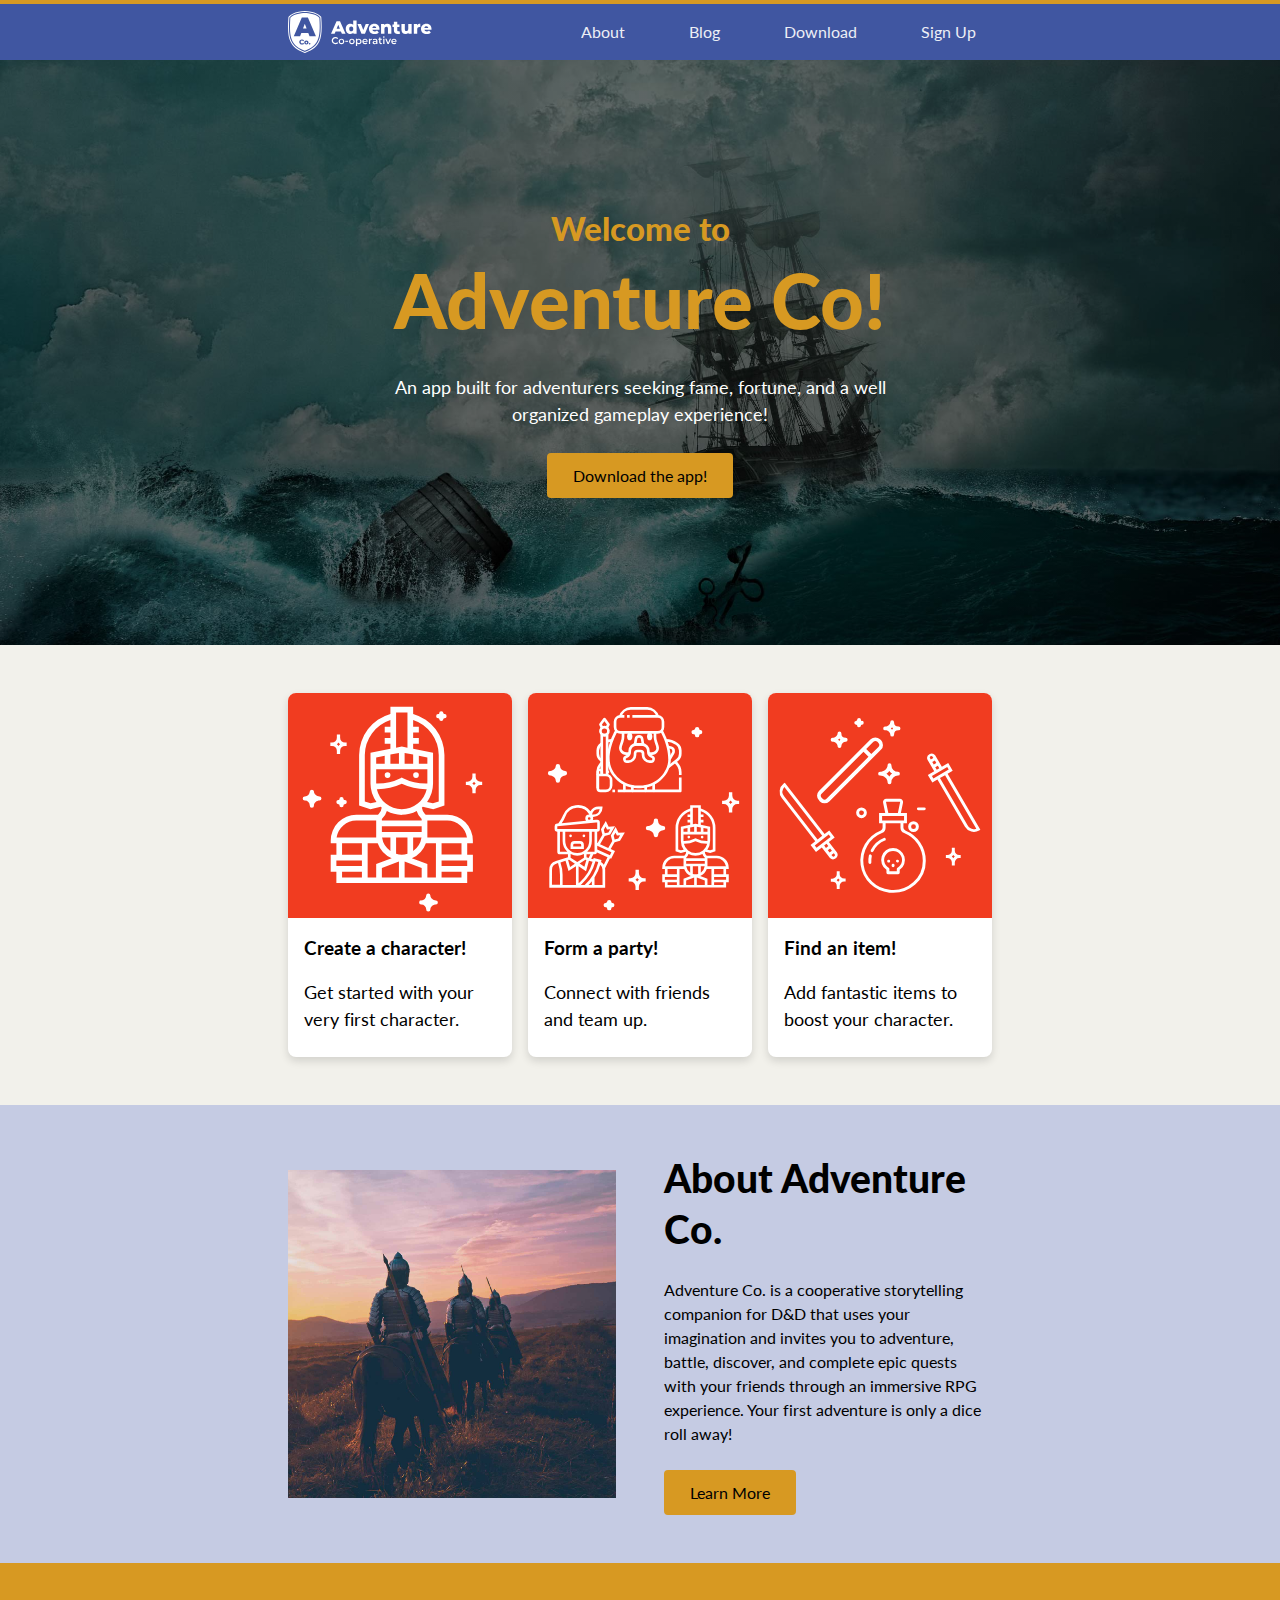
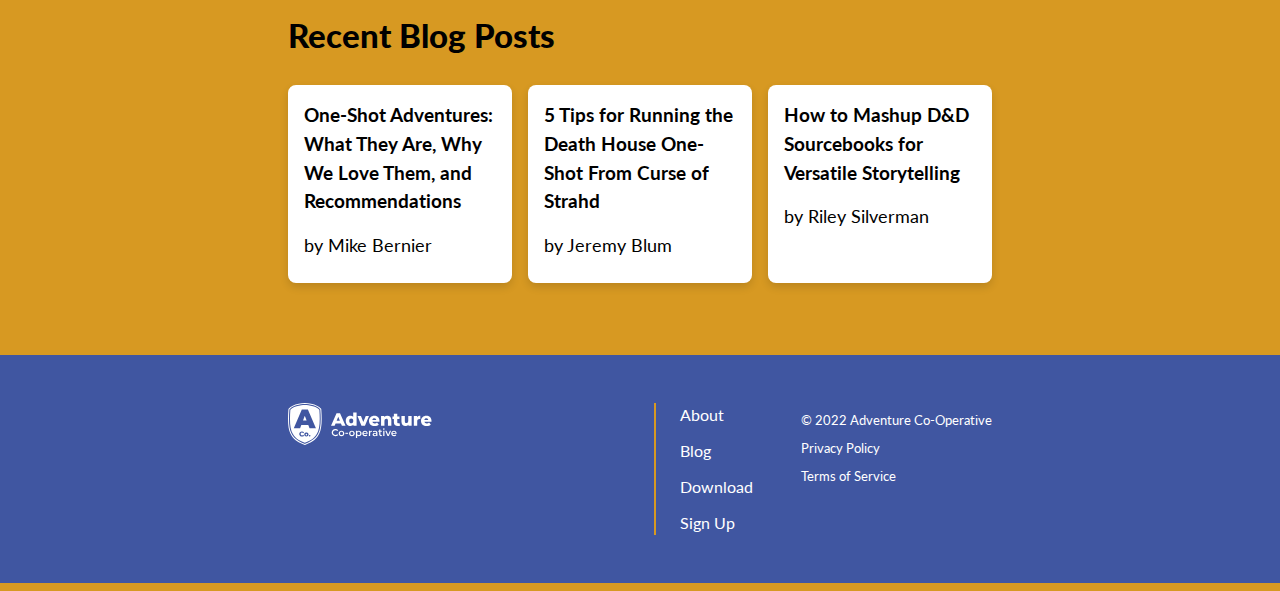
<file: index.html>
<!DOCTYPE html>
<html lang="en">
<head>
    <meta charset="UTF-8">
    <meta http-equiv="X-UA-Compatible" content="IE=edge">
    <meta name="viewport" content="width=device-width, initial-scale=1.0">
    <!-- prof comment
      title should describe the content of the page.
      For example: "Adventure Co-Op"
    -->
    <title> -Home Page Content- </title>
    <link rel="stylesheet" href="./css/main.css">
    <link rel="preconnect" href="https://fonts.googleapis.com">
    <link rel="preconnect" href="https://fonts.gstatic.com" crossorigin>
    <link href="https://fonts.googleapis.com/css2?family=Lato:ital,wght@0,300;0,400;0,700;0,900;1,300;1,400;1,700;1,900&display=swap" rel="stylesheet">
</head>
<body>
    <header class="header">
        <div class="container">
            <a href="./" class="logo">
              <img class="logo__img" src="./images/logo-ac.svg" alt="Adventure co logo">
              <!-- <h1 class="logo__text">Adventure co website</h1> -->
            </a>
          <nav id="nav" role="navigation">
                <ul class="nav__menu">
                  <li><a href="#">About</a></li>
                  <li><a href="#">Blog</a></li>
                  <li><a href="#">Download</a></li>
                  <li><a href="#">Sign Up</a></li>
                </ul>
          </nav>
              <a class="nav-toggle" href="#nav" aria-label="Click to open mobile nav">
                <span class="tog top"></span>
                <span class="tog middle"></span>
                <span class="tog bottom"></span>
              </a>
        </div>
        </header>
        <main>
            <section class="banner">
                <div class="container">
                    <div class="banner__content">
                        <!-- prof comment
                          "Welcome to Adventure Co!" should be a single heading, in this case an h1
                        -->
                        <h2 class="banner__title">Welcome to </h2>
                        <h1 class="banner__title">Adventure Co!</h1>
                        <p class="banner__text">An app built for adventurers seeking fame, fortune, and a well organized gameplay experience!</p>
                        <a href="#" class="btn">Download the app!</a>
                    </div>
                </div>
            </section>

            <section class="three-cards">
                <div class="container container--grid">
                        <ul class="grid card-group">
                            <li class="col xs-1 m-1-2 l-1-3">
                              <a class="card" href="#">
                                <img
                                  src="./images/card-character.svg"
                                  alt="A warrior"
                                />
                                <!-- prof comment
                                  should be h2 as there is no section heading
                                -->
                                <h3 class="card__title">Create a character!</h3>
                                <p>
                                  Get started with your very first character.
                                </p>
                              </a>
                            </li>
                            
                            <li class="col xs-1 m-1-2 l-1-3">
                              <a class="card" href="#">
                                <img
                                  src="./images/card-party.svg"
                                  alt="Three different warriors"
                                />
                                <!-- prof comment
                                  should be h2 as there is no section heading
                                -->
                                <h3 class="card__title">Form a party!</h3>
                                <p>Connect with friends and team up. 
                                </p>
                              </a>
                            </li>
                            
                            <li class="col xs-1 m-1-2 l-1-3">
                              <a class="card" href="#">
                                <img
                                  src="./images/card-items.svg"
                                  alt="An assortment of weapons and potions"
                                />
                                <!-- prof comment
                                  should be h2 as there is no section heading
                                -->
                                <h3 class="card__title">Find an item!</h3>
                                <p>
                                  Add fantastic items to boost your character. 
                                </p>
                              </a>
                            </li>
                        </ul>
                </div>
            </section>

            <section class="image-content">
                <div class="container">
                    <div class="image-content__image">
                        <img src="./images/about.jpg" alt="Three knights on horseback">
                    </div>
                    <div class="image-content__content">
                        <h2 class="image-content__title">About Adventure Co.</h2>
                        <p class="image-content__text">Adventure Co. is a cooperative storytelling companion for D&D that uses your imagination and invites you to adventure, battle, discover, and complete epic quests with your friends through an immersive RPG experience. Your first adventure is only a dice roll away!
                        </p>
                        <a href="#" class="btn">Learn More</a>
                    </div>
                </div>
            </section>

            <section class="recent-blog-posts">
                <div class="container container--grid">
                        <h2>Recent Blog Posts</h2>
                            <ul class="grid card-group">
                                <li class="col xs-1 m-1-2 l-1-3">
                                <a class="card" href="./blog-post.html">
                                    
                                    <h3 class="card__title">One-Shot Adventures: What They Are, Why We Love Them, and Recommendations</h3>
                                    <p>
                                    by Mike Bernier
                                    </p>
                                </a>
                                </li>
                                
                                <li class="col xs-1 m-1-2 l-1-3">
                                <a class="card" href="#">
                                    
                                    <h3 class="card__title">5 Tips for Running the Death House One-Shot From Curse of Strahd</h3>
                                    <p>by Jeremy Blum
                                    </p>
                                </a>
                                </li>
                                
                                <li class="col xs-1 m-1-2 l-1-3">
                                <a class="card" href="#">
                                    
                                    <h3 class="card__title">How to Mashup D&D Sourcebooks for Versatile Storytelling
                                    </h3>
                                    <p>
                                    by Riley Silverman 
                                    </p>
                                </a>
                                </li>
                            </ul>
                    </div>
                </section>
        </main>
           
        <footer class="footer">
                <div class="container">
                    <a href="#" class="logo">
                        <img class="logo__img" src="./images/logo-ac.svg" alt="Adventure co logo">
                        <!-- <span class="logo__text">MAD9013</span> -->
                    </a>
        
                    <nav>
                        <ul>
                            <li>
                                <a href="#">About</a>
                            </li>
                            <li>
                                <a href="#">Blog</a>
                            </li>
                            <li>
                                <a href="#">Download</a>
                            </li>
                            <li>
                                <a href="#">Sign Up</a>
                            </li>
                        </ul>
                    </nav>
        
                    <small class="small">
                        &copy; 2022 Adventure Co-Operative
                        <a href="#">Privacy Policy</a>
                        <a href="#">Terms of Service</a>
                    </small>
                    
                </div>
        </footer>
        <div class="click-to-close"></div>
        <script src="./js/main.js"></script>
        
        
    </body>
    </html>
</file>
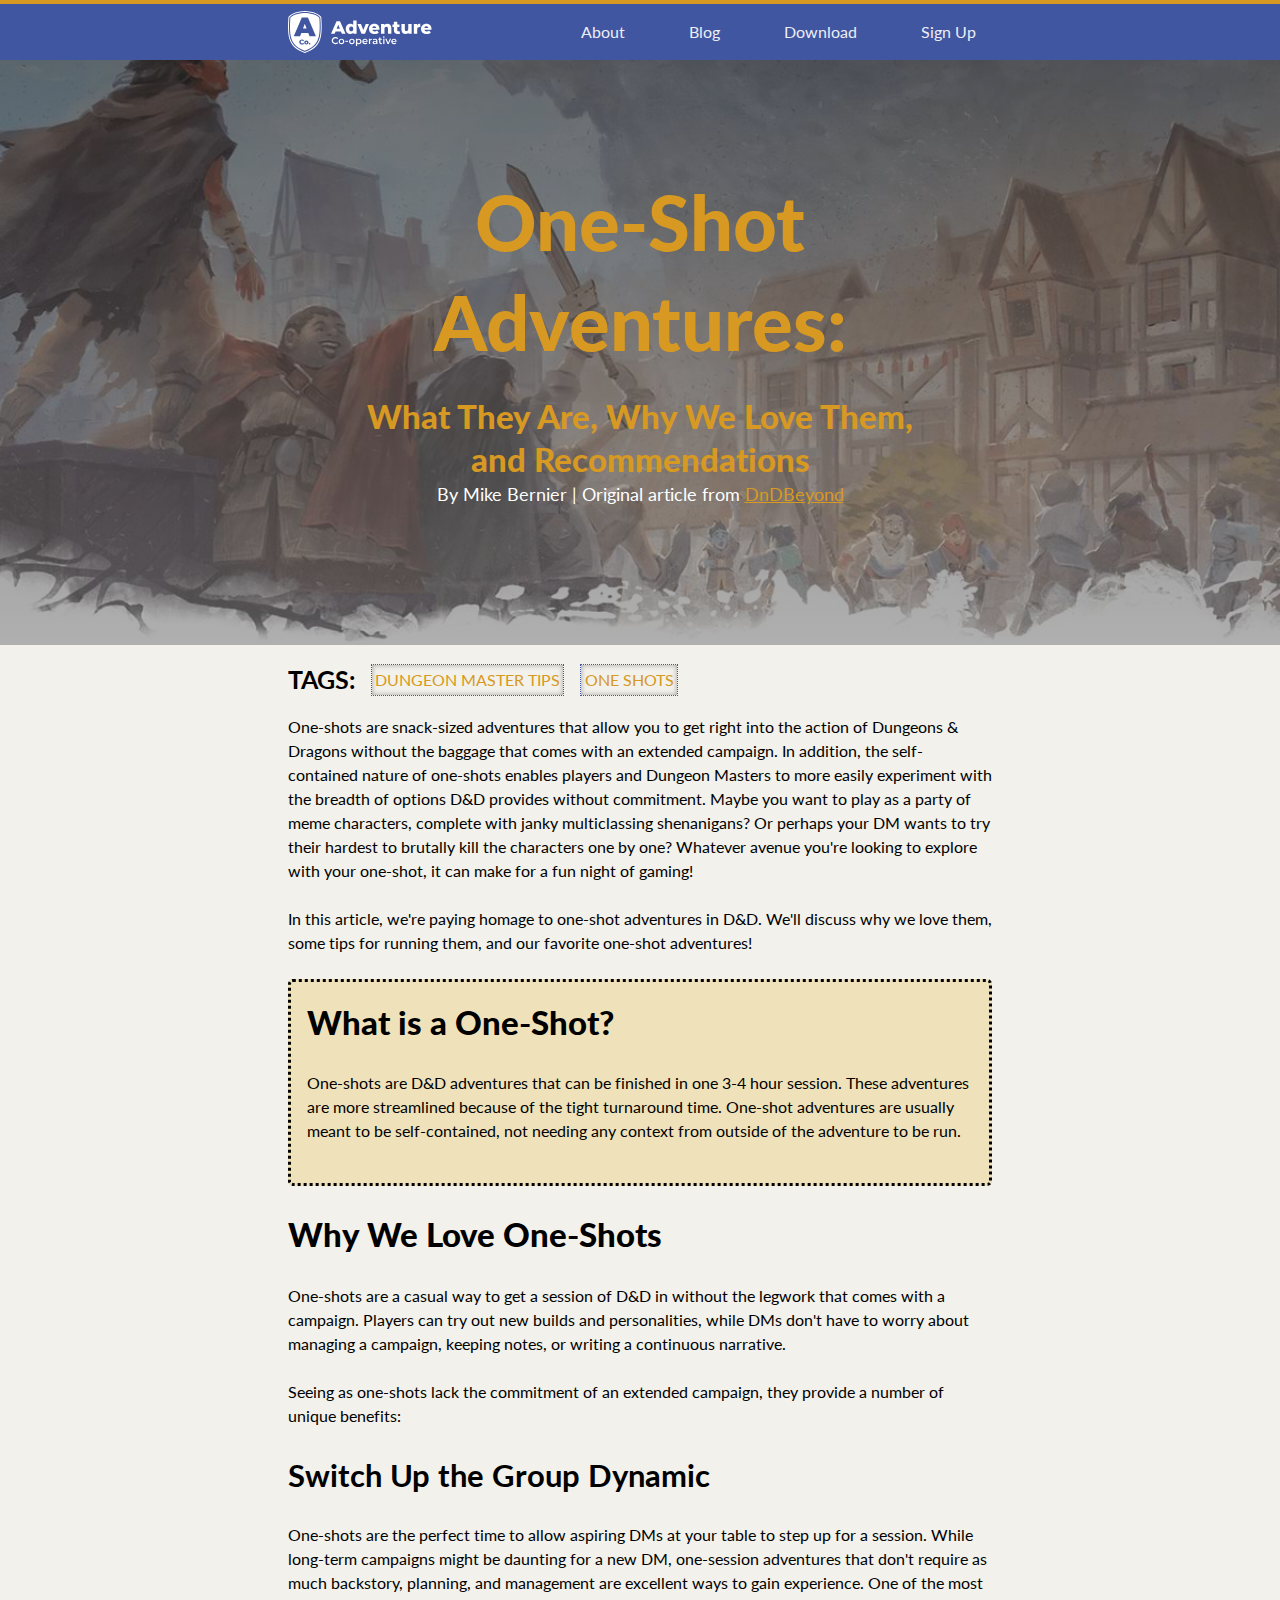
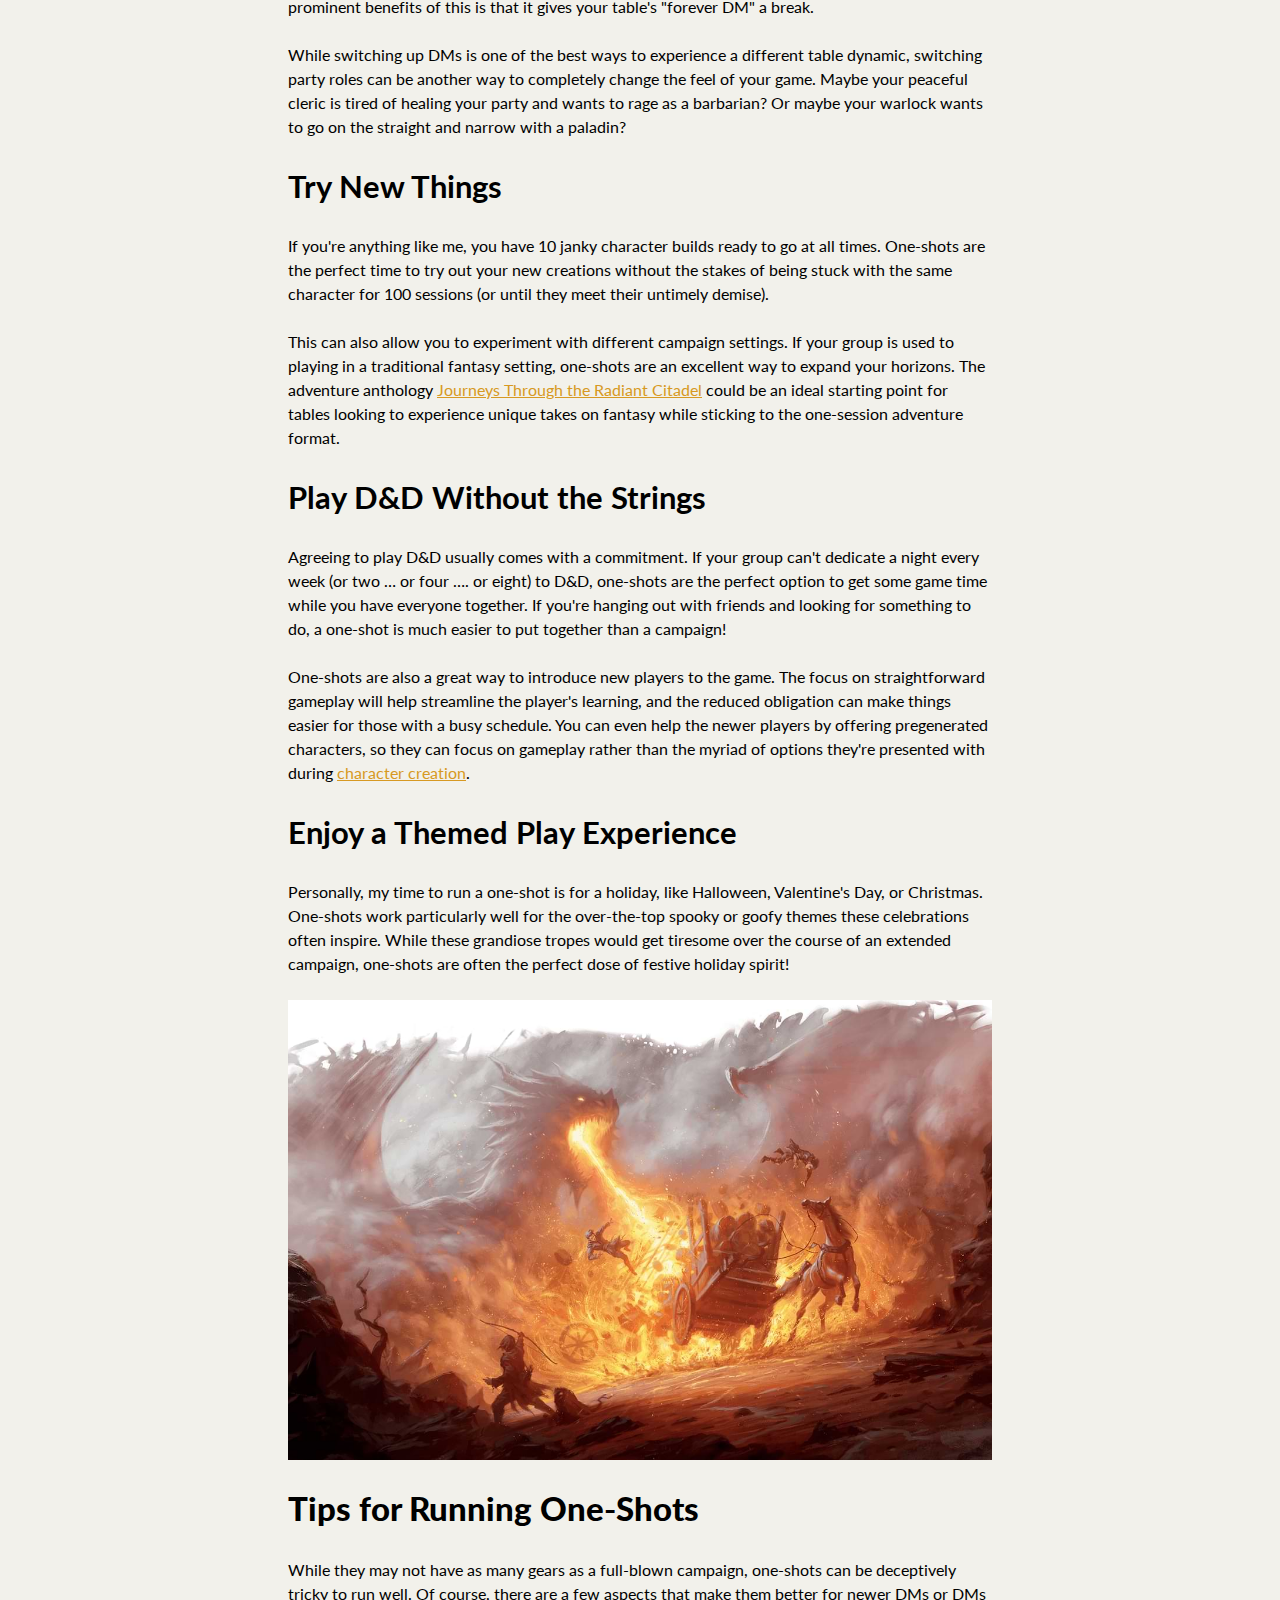
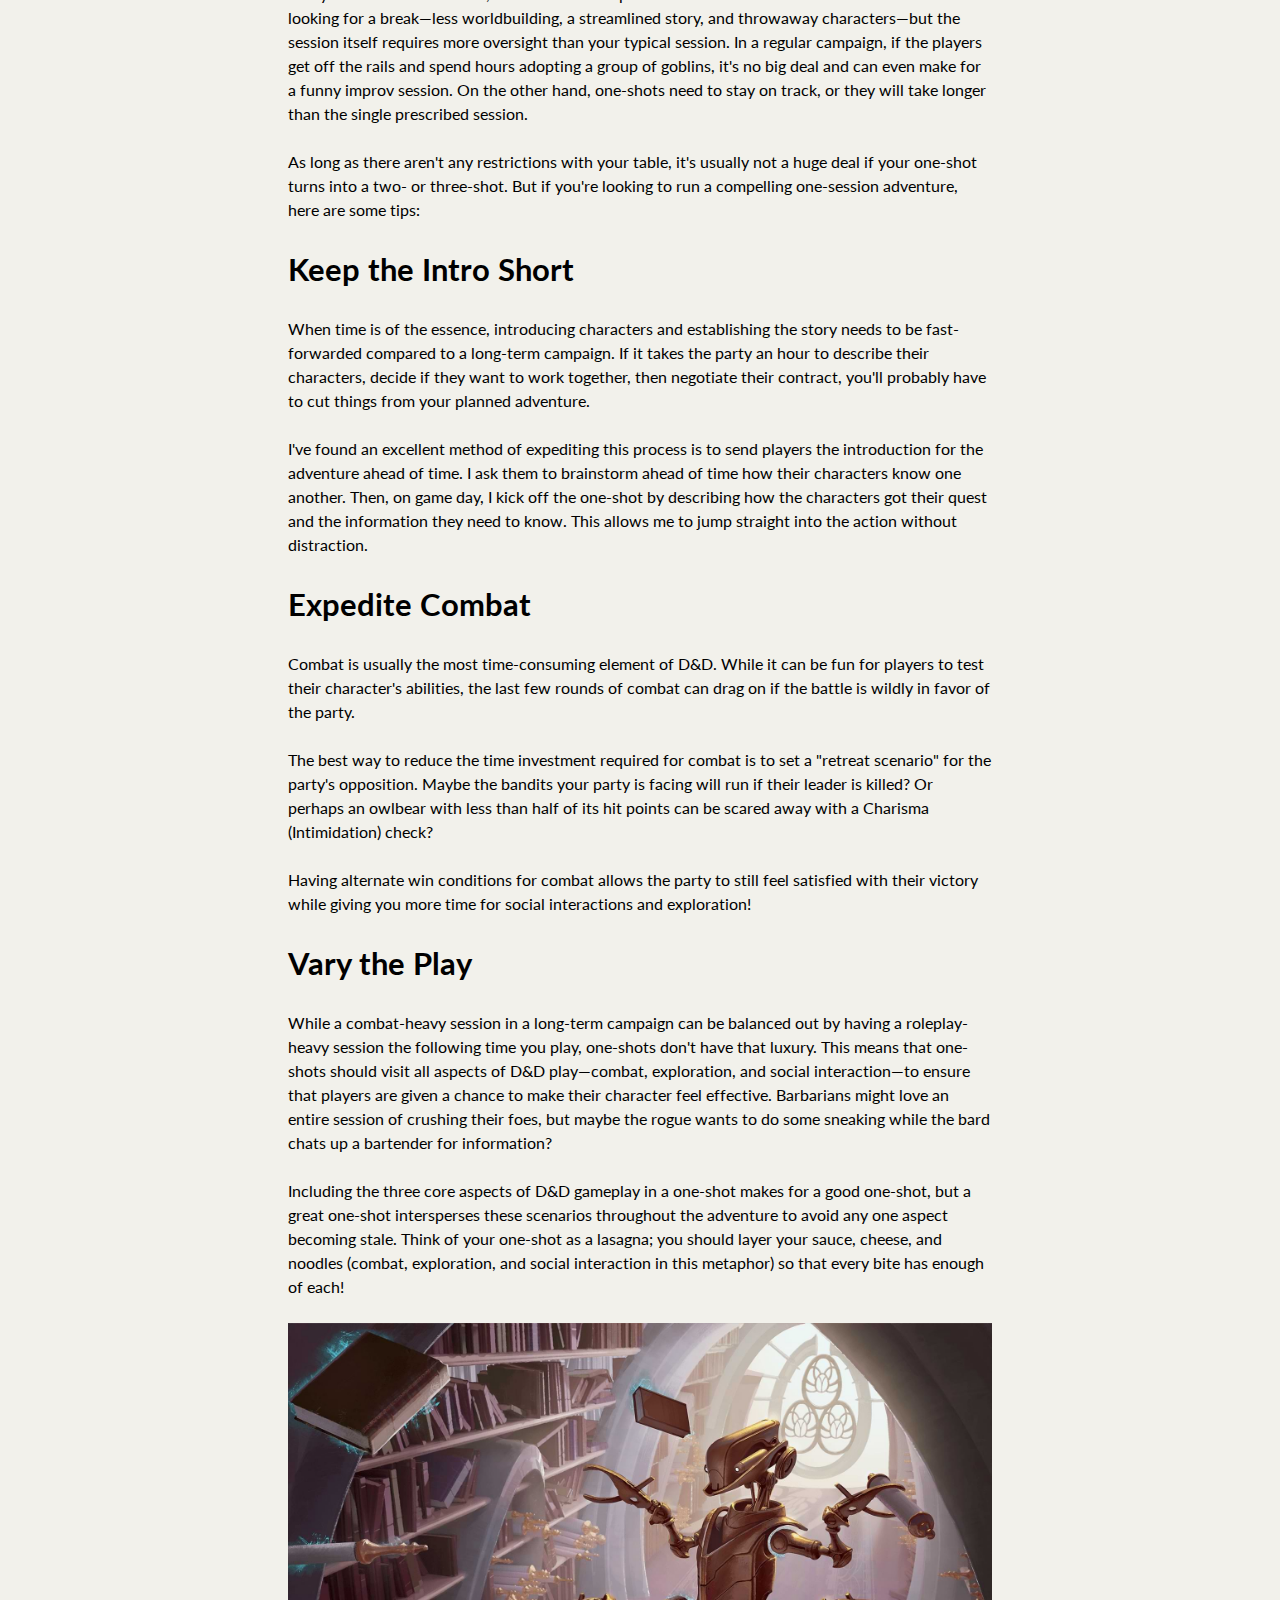
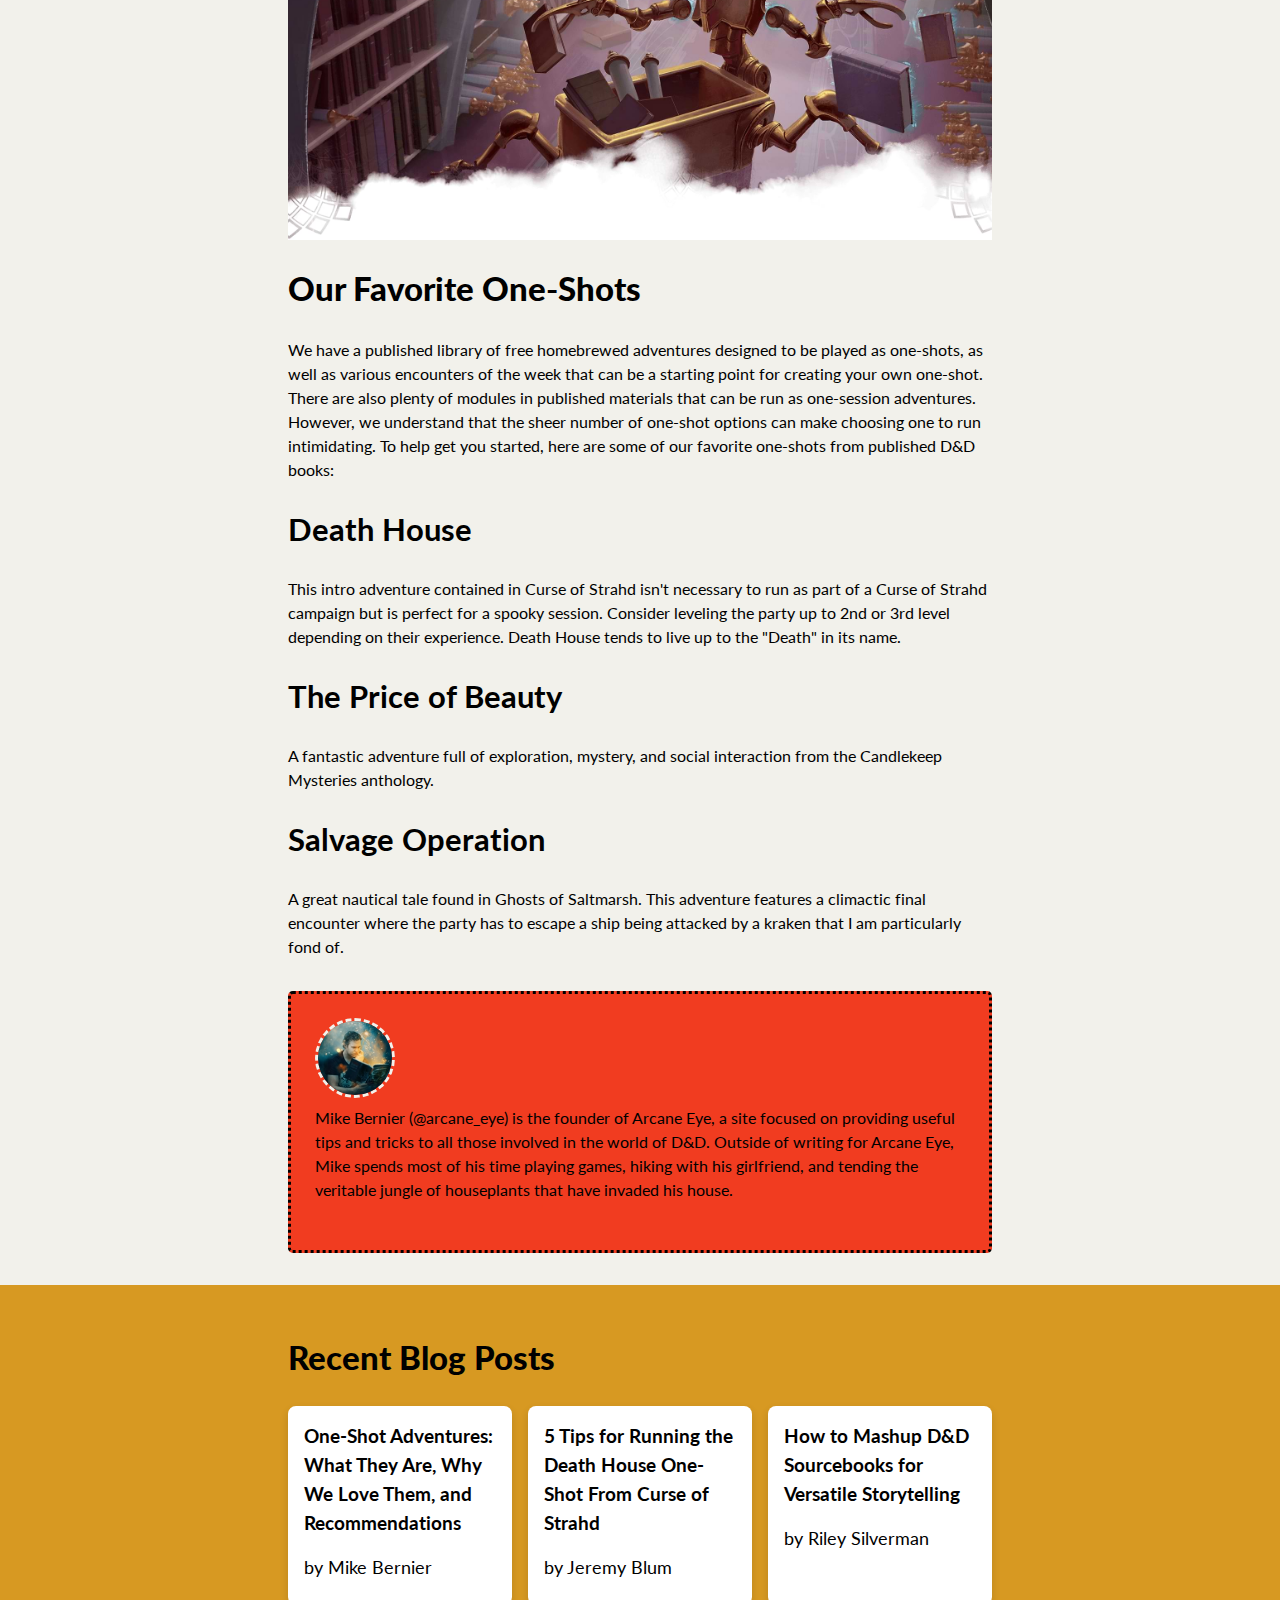
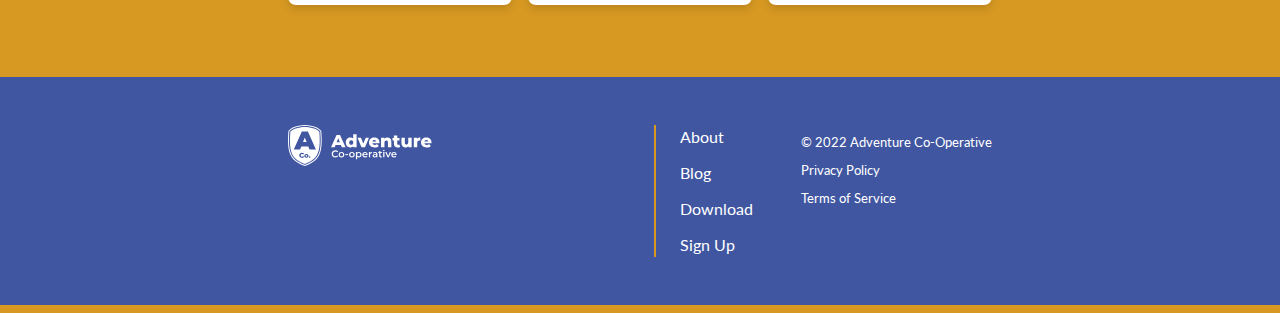
<file: blog-post.html>
<!DOCTYPE html>
<html lang="en">
<head>
    <meta charset="UTF-8">
    <meta http-equiv="X-UA-Compatible" content="IE=edge">
    <meta name="viewport" content="width=device-width, initial-scale=1.0">
    <!-- prof comment
        title should unique from other pages and describe the content of the page.
        For example: "One-Shot Adventures | Adventure Co-Op"
    -->
    <title> -Blog Post Page- </title>
    <link rel="stylesheet" href="./css/main.css">
    <link rel="preconnect" href="https://fonts.googleapis.com">
    <link rel="preconnect" href="https://fonts.gstatic.com" crossorigin>
    <link href="https://fonts.googleapis.com/css2?family=Lato:ital,wght@0,300;0,400;0,700;0,900;1,300;1,400;1,700;1,900&display=swap" rel="stylesheet">
</head>
<body>
    <header class="header">
        <div class="container">
            <a href="./" class="logo">
              <img class="logo__img" src="./images/logo-ac.svg" alt="Adventure co logo">
              <!-- <h1 class="logo__text">Adventure co website</h1> -->
            </a>
  
            <nav id="nav" role="navigation">
              <ul class="nav__menu">
                <li><a href="#">About</a></li>
                <li><a href="#">Blog</a></li>
                <li><a href="#">Download</a></li>
                <li><a href="#">Sign Up</a></li>
              </ul>
            </nav>
            <a class="nav-toggle" href="#nav" aria-label="Click to open mobile nav">
                <span class="tog top"></span>
                <span class="tog middle"></span>
                <span class="tog bottom"></span>
              </a>
        </div>
    </header>
    <main>
        <!-- prof comment
        All blog content should be in a single <article> starting here
        -->
        <section class="banner banner--blog">
            <div class="container">
                <div class="banner__content">
                    <!-- prof comment
                        "One-Shot Adventures: What They Are, Why We Love Them, and Recommendations"
                        should be a single heading, in this case an h1
                    -->
                    <h1 class="banner__title">One-Shot Adventures: 
                    </h1>
                    <h2 class="banner__title">What They Are, Why We Love Them, and Recommendations</h2>
                    <p class="banner__text">By Mike Bernier | Original article from <a href="https://www.dndbeyond.com/posts/1300-one-shot-adventures-what-they-are-why-we-love-them">DnDBeyond</a></p>
                    
                </div>
            </div>
        </section>
    
        <section class="blog-post">
            <div class="container">
                <div class="blog-tags">
                    <!-- prof comment
                      should be h2
                    -->
                    <h4>Tags:</h4>
                    <a href="#" class="tag">Dungeon Master Tips</a>
                    <a href="#" class="tag">One Shots</a>
                </div>
                <div class="article-intro">
                    <p>One-shots are snack-sized adventures that allow you to get right into the action of Dungeons & Dragons without the baggage that comes with an extended campaign. In addition, the self-contained nature of one-shots enables players and Dungeon Masters to more easily experiment with the breadth of options D&D provides without commitment. Maybe you want to play as a party of meme characters, complete with janky multiclassing shenanigans? Or perhaps your DM wants to try their hardest to brutally kill the characters one by one? Whatever avenue you're looking to explore with your one-shot, it can make for a fun night of gaming!
                    </p>
                    <p>
                    In this article, we're paying homage to one-shot adventures in D&D. We'll discuss why we love them, some tips for running them, and our favorite one-shot adventures!
                    </p>

                </div>
                <div class="callout">
                    <h2>What is a One-Shot? </h2>
                    <p>One-shots are D&D adventures that can be finished in one 3-4 hour session. These adventures are more streamlined because of the tight turnaround time. One-shot adventures are usually meant to be self-contained, not needing any context from outside of the adventure to be run.
                    </p>

                </div>
                <div class="article-content">
                    <h2>Why We Love One-Shots</h2>
                    <p>One-shots are a casual way to get a session of D&D in without the legwork that comes with a campaign. Players can try out new builds and personalities, while DMs don't have to worry about managing a campaign, keeping notes, or writing a continuous narrative.
                    </p>
                    <p>Seeing as one-shots lack the commitment of an extended campaign, they provide a number of unique benefits:
                    </p>
                    <h3>Switch Up the Group Dynamic</h3>
                    <p>One-shots are the perfect time to allow aspiring DMs at your table to step up for a session. While long-term campaigns might be daunting for a new DM, one-session adventures that don't require as much backstory, planning, and management are excellent ways to gain experience. One of the most prominent benefits of this is that it gives your table's "forever DM" a break.
                    </p>
                    <p>While switching up DMs is one of the best ways to experience a different table dynamic, switching party roles can be another way to completely change the feel of your game. Maybe your peaceful cleric is tired of healing your party and wants to rage as a barbarian? Or maybe your warlock wants to go on the straight and narrow with a paladin?
                    </p>
                    <h3>Try New Things</h3>
                    <p>If you're anything like me, you have 10 janky character builds ready to go at all times. One-shots are the perfect time to try out your new creations without the stakes of being stuck with the same character for 100 sessions (or until they meet their untimely demise).
                    </p>
                    <p>This can also allow you to experiment with different campaign settings. If your group is used to playing in a traditional fantasy setting, one-shots are an excellent way to expand your horizons. The adventure anthology <a href="https://www.dndbeyond.com/marketplace/adventures/journeys-through-the-radiant-citadel?icid_medium=ddb&icid_source=article&icid_campaign=one-shots&icid_content=radiant-citadel">Journeys Through the Radiant Citadel</a> could be an ideal starting point for tables looking to experience unique takes on fantasy while sticking to the one-session adventure format.
                    </p>
                    <h3>Play D&D Without the Strings</h3>
                    <p>Agreeing to play D&D usually comes with a commitment. If your group can't dedicate a night every week (or two … or four …. or eight) to D&D, one-shots are the perfect option to get some game time while you have everyone together. If you're hanging out with friends and looking for something to do, a one-shot is much easier to put together than a campaign!
                    </p>
                    <p>One-shots are also a great way to introduce new players to the game. The focus on straightforward gameplay will help streamline the player's learning, and the reduced obligation can make things easier for those with a busy schedule. You can even help the newer players by offering pregenerated characters, so they can focus on gameplay rather than the myriad of options they're presented with during <a href="https://www.dndbeyond.com/posts/1059-how-to-create-your-first-dungeons-dragons">character creation</a>.
                    </p>
                    <h3>Enjoy a Themed Play Experience</h3>
                    <p>Personally, my time to run a one-shot is for a holiday, like Halloween, Valentine's Day, or Christmas. One-shots work particularly well for the over-the-top spooky or goofy themes these celebrations often inspire. While these grandiose tropes would get tiresome over the course of an extended campaign, one-shots are often the perfect dose of festive holiday spirit!
                    </p>
                    <img src="./images/blog-image-dragon.jpg" alt="A dragon breathing fire onto villagers and horses">
                    <h2>Tips for Running One-Shots</h2>
                    <p>While they may not have as many gears as a full-blown campaign, one-shots can be deceptively tricky to run well. Of course, there are a few aspects that make them better for newer DMs or DMs looking for a break—less worldbuilding, a streamlined story, and throwaway characters—but the session itself requires more oversight than your typical session. In a regular campaign, if the players get off the rails and spend hours adopting a group of goblins, it's no big deal and can even make for a funny improv session. On the other hand, one-shots need to stay on track, or they will take longer than the single prescribed session.
                    </p>
                    <p>As long as there aren't any restrictions with your table, it's usually not a huge deal if your one-shot turns into a two- or three-shot. But if you're looking to run a compelling one-session adventure, here are some tips:
                    </p>
                    <h3>Keep the Intro Short</h3>
                    <p>When time is of the essence, introducing characters and establishing the story needs to be fast-forwarded compared to a long-term campaign. If it takes the party an hour to describe their characters, decide if they want to work together, then negotiate their contract, you'll probably have to cut things from your planned adventure.
                    </p>
                    <p>I've found an excellent method of expediting this process is to send players the introduction for the adventure ahead of time. I ask them to brainstorm ahead of time how their characters know one another. Then, on game day, I kick off the one-shot by describing how the characters got their quest and the information they need to know. This allows me to jump straight into the action without distraction.
                    </p>
                    <h3>Expedite Combat</h3>
                    <p>Combat is usually the most time-consuming element of D&D. While it can be fun for players to test their character's abilities, the last few rounds of combat can drag on if the battle is wildly in favor of the party.
                    </p>
                    <p>The best way to reduce the time investment required for combat is to set a "retreat scenario" for the party's opposition. Maybe the bandits your party is facing will run if their leader is killed? Or perhaps an owlbear with less than half of its hit points can be scared away with a Charisma (Intimidation) check?
                    </p>
                    <p>Having alternate win conditions for combat allows the party to still feel satisfied with their victory while giving you more time for social interactions and exploration!
                    </p>
                    <h3>Vary the Play</h3>
                    <p>While a combat-heavy session in a long-term campaign can be balanced out by having a roleplay-heavy session the following time you play, one-shots don't have that luxury. This means that one-shots should visit all aspects of D&D play—combat, exploration, and social interaction—to ensure that players are given a chance to make their character feel effective. Barbarians might love an entire session of crushing their foes, but maybe the rogue wants to do some sneaking while the bard chats up a bartender for information?
                    </p>
                    <p>Including the three core aspects of D&D gameplay in a one-shot makes for a good one-shot, but a great one-shot intersperses these scenarios throughout the adventure to avoid any one aspect becoming stale. Think of your one-shot as a lasagna; you should layer your sauce, cheese, and noodles (combat, exploration, and social interaction in this metaphor) so that every bite has enough of each!
                    </p>
                    <img src="./images/blog-image-robot.jpg" alt="A robot with many arms throwing scrolls">
                    <h2>Our Favorite One-Shots</h2>
                    <p>We have a published library of free homebrewed adventures designed to be played as one-shots, as well as various encounters of the week that can be a starting point for creating your own one-shot. There are also plenty of modules in published materials that can be run as one-session adventures. However, we understand that the sheer number of one-shot options can make choosing one to run intimidating. To help get you started, here are some of our favorite one-shots from published D&D books:
                    </p>
                    <h3>Death House</h3>
                    <p>This intro adventure contained in Curse of Strahd isn't necessary to run as part of a Curse of Strahd campaign but is perfect for a spooky session. Consider leveling the party up to 2nd or 3rd level depending on their experience. Death House tends to live up to the "Death" in its name.
                    </p>
                    <h3>The Price of Beauty</h3>
                    <p>A fantastic adventure full of exploration, mystery, and social interaction from the Candlekeep Mysteries anthology.
                    </p>
                    <h3>Salvage Operation</h3>
                    <p>A great nautical tale found in Ghosts of Saltmarsh. This adventure features a climactic final encounter where the party has to escape a ship being attacked by a kraken that I am particularly fond of.
                    </p>

                </div>
                <div class="callout author--callout">
                    <p> <img src="./images/mikebernierpic.jpeg" alt="Mike Bernier" class="author-pic"> Mike Bernier (@arcane_eye) is the founder of Arcane Eye, a site focused on providing useful tips and tricks to all those involved in the world of D&D. Outside of writing for Arcane Eye, Mike spends most of his time playing games, hiking with his girlfriend, and tending the veritable jungle of houseplants that have invaded his house.
                    </p>

                </div>

                    
                </div>
            </div>
        </section>

        <!-- prof comment
            close </article> here
        -->

        <!-- prof comment
          section below should be an <aside>
        -->

        <section class="recent-blog-posts">
            <div class="container container--grid">
                    <h2>Recent Blog Posts</h2>
                        <ul class="grid card-group">
                            <li class="col xs-1 m-1-2 l-1-3">
                            <a class="card" href="./blog-post.html">
                                
                                <h3 class="card__title">One-Shot Adventures: What They Are, Why We Love Them, and Recommendations</h3>
                                <p>
                                by Mike Bernier
                                </p>
                            </a>
                            </li>
                            
                            <li class="col xs-1 m-1-2 l-1-3">
                            <a class="card" href="#">
                                
                                <h3 class="card__title">5 Tips for Running the Death House One-Shot From Curse of Strahd</h3>
                                <p>by Jeremy Blum
                                </p>
                            </a>
                            </li>
                            
                            <li class="col xs-1 m-1-2 l-1-3">
                            <a class="card" href="#">
                                
                                <h3 class="card__title">How to Mashup D&D Sourcebooks for Versatile Storytelling
                                </h3>
                                <p>
                                by Riley Silverman 
                                </p>
                            </a>
                            </li>
                        </ul>
            </div>
        </section>

    </main>

    <footer class="footer">
            <div class="container">
                <a href="./index.html" class="logo">
                    <img class="logo__img" src="./images/logo-ac.svg" alt="Adventure co logo">
                    <!-- <span class="logo__text">MAD9013</span> -->
                </a>
    
                <nav>
                    <ul>
                        <li>
                            <a href="#">About</a>
                        </li>
                        <li>
                            <a href="#">Blog</a>
                        </li>
                        <li>
                            <a href="#">Download</a>
                        </li>
                        <li>
                            <a href="#">Sign Up</a>
                        </li>
                    </ul>
                </nav>
    
                <small class="small">
                    &copy; 2022 Adventure Co-Operative
                    <a href="#">Privacy Policy</a>
                    <a href="#">Terms of Service</a>
                </small>
            </div>
    </footer>
    <div class="click-to-close"></div>
    <script src="./js/main.js"></script>
    
    
</body>
</html>
</file>
<file: css/main.css>
:root {
  --color-primary: #4056a1; 
  --color-primary-light: #c5cbe3; 
  --color-secondary: #d79922; 
  --color-secondary-light: #efe2ba;
  --color-accent: #f13c20; 
  --color-background: #f2f1eb;
}

/* Box sizing rules */
  *,
  *::before,
  *::after {
    box-sizing: border-box;
}

/* Remove default margin */
h1,
h2,
h3,
h4,
h5,
h6,
p,
figure,
blockquote,
ul,
ol,
dl,
dd {
    margin: 0 0 1.5rem;
}

/* Remove list styles on ul, ol elements with a list role, which suggests default styling will be removed */
ul[role='list'],
ol[role='list'] {
    list-style: none;
}

/* Set core root defaults */
html {
    line-height: 1.5;
    font-family: 'Lato', Roboto, system-ui, -apple-system, BlinkMacSystemFont, 'Segoe UI',  Oxygen, Ubuntu, Cantarell, 'Open Sans', 'Helvetica Neue', sans-serif;
}

html:focus-within {
    scroll-behavior: smooth;
}

/* Set core body defaults */
body {
    min-height: 100vh;
    text-rendering: optimizeSpeed;
    line-height: 1.5;
    margin: 0;
    /* background-color: #def4e9;  */
}

/* A elements that don't have a class get default styles */
a {
    text-decoration-skip-ink: auto;
    color: var(--color-secondary);
}

a:hover,
a:focus {
    color: var(--color-secondary-light) ;
}

/* Make images easier to work with */
img,
picture,
svg {
    max-width: 100%;
    display: block;
}

svg {
    fill: currentColor;
}

svg:not(:root) {
    overflow: hidden;
}
/* Inherit fonts for inputs and buttons */
input,
button,
textarea,
select {
    font: inherit;
}

/* Remove all animations, transitions and smooth scroll for people that prefer not to see them */
@media (prefers-reduced-motion: reduce) {
    html:focus-within {
     scroll-behavior: auto;
    }
    
    *,
    *::before,
    *::after {
      animation-duration: 0.01ms !important;
      animation-iteration-count: 1 !important;
      transition-duration: 0.01ms !important;
      scroll-behavior: auto !important;
    }
}



/* ---------- Start of Two-Page Website Project ---------- */


html {
  background-color: var(--color-background);
}

/* --- Type Scales --- */
h1 {
    font-size: 2.566rem;
    font-weight: 900;
  
}

h2 {
    font-size: 1.602rem;
    font-weight: 900;
}

h3 {
    font-size: 1.424rem;
    font-weight: 700;
}

h4 {
    font-size: 1.266rem;
    font-weight: 700;
    margin-bottom: 0rem;
}

h5 {
    font-size: 1.125rem;
    font-weight: 500; 
}

h6 {
    font-size: 1rem;
    font-weight: 500;
    margin-bottom: 0.5rem; 
}

/* --- Type Scale Media Queries --- */


@media only screen and (min-width: 45em) {

    h1 {
      font-size: 4.3rem;
    }
    
    h2 {
      font-size: 2.074rem;
    }
    
    h3 {
      font-size: 1.728rem;
    }
    
    h4 {
      font-size: 1.44rem;
    }
    
    h5 {
      font-size: 1.2rem;
    }
  
    }
    
  
  
    @media only screen and (min-width: 60em) {
    
      h1 {
        font-size: 4.768rem;
      }
      
      h2 {
        font-size: 2.441rem;
      }
      
      h3 {
        font-size: 1.953rem;
      }
      
      h4 {
        font-size: 1.563rem;
      }
      
      h5 {
        font-size: 1.25rem;
      }
  
    }



/* --- Primary Container --- */

.container {
    width: min(60em, 100%);
    margin: 0 auto;
    padding-left: 1.5rem;
    padding-right: 1.5rem;
    /* margin-top: 3rem;
    margin-bottom: 3rem; */

}




/* --- Header Styles ---  */

.header {
    background-color: var(--color-primary);
    color: #fff;
    border-top: .25rem solid var(--color-secondary);
  }
  
  .header .container {
    display: flex;
    flex-direction: column;
    text-align: center;
    gap: 1.5rem; 
    padding: 0;
    
  }
  
  .header a {
    color: #fff;
    text-decoration: none;
  
  }
  
  .header a:hover, 
  .header a:focus-visible {
    color: var(--color-secondary);
  }
  
  .header .logo {
    display: flex;
    gap: .75rem;
    align-items: center;
    justify-content: center;
  }
  
  .header .logo__img {
    width: 9rem;
  }
  

  .header ul {
    list-style: none;
    margin: 0;
    display: flex;
    flex-direction: column;
    justify-content: center;
    padding: 0;
  }
  
  .header li a {
    width: 100%;
    display: flex;
    flex-wrap: wrap;
    padding: 1rem;
    justify-content: center;
    font-size: 1rem;
  
  }
  
  .header .nav__menu a:hover {
    color: #fff;
    background-color: var(--color-secondary);
  }
  

/* - - - - - - - - - - Nav Toggle - - - - - - - - - - */

.nav-toggle {
  width: 2.5rem;
  height: 1.5rem;
  display: flex;
  flex-direction: column;
  justify-content: space-between;
  position: relative;
}

.nav-toggle .tog {
  width: 100%;
  height: .25rem;
  background-color: #fff;
  position: relative;
  transition:
    top .2s,
    bottom .2s,
    opacity .2s,
    transform .2s;
}
.tog.top {
  top: 0;
}

.tog.bottom {
  bottom: 0;
}

.open .top {
  top: 50%;
  transform: translateY(-50%) rotate(45deg);
}

.open .middle {
  opacity: 0;
}

.open .bottom {
  bottom: 50%;
  transform: translateY(50%) rotate(-45deg);
}

.header nav.open {
  right: 0;
}

.header nav {
  position: fixed;
  top: 0;
  right: -66.6666%;
  width: 66.6666vw;
  height: 100vh;
  opacity: 90%;
  /* ---------- prof comment ----------
  
  You should not be using `px`!
  
  ---------- end prof comment ---------- */
  box-shadow: -2px 3px 5px rgba(0, 0, 0, .15);
  background-color: var(--color-primary-light);
  transition:
    right .2s,
    top .2s;
}

.header .container {
  flex-direction: row;
  justify-content: space-around;
  align-items: center;
  padding: .5rem 0;
}

/* ---------- prof comment ----------

You should be using min-width media queries only!
We work mobile first in this program.

---------- end prof comment ---------- */
@media only screen and (max-width: 45em) {
  .header nav {
    padding-top: 3.5rem;
  }
}


@media only screen and (min-width: 45em) {

  .nav-toggle {
    display: none;
  }



.click-to-close {
  width: 100vw;
  height: 100vh;
  background-color: #0008;
  position: fixed;
  top: 0;
  left: 0;
  pointer-events: none;
  opacity: 0;
  transition:
    opacity .2s;
}

.click-to-close.open {
  opacity: 1;
  pointer-events: all;
}

.header nav {
  position: static;
  top: auto;
  left: auto;
  width: auto;
  height: auto;
  box-shadow: none;
  z-index: auto;
  background-color: transparent;
}

.header nav ul {
  display: flex;
  padding: 0;
  flex-direction: row;
}

.header nav li:not(:last-child) {
  margin-bottom: 0;
  margin-right: 2rem;
}

.header nav a {
  display: block;
  font-size: 1rem;
}

}

/* - - - - - - - - - - End of Nav Toggle - - - - - - - - - - */


/* --- Banner Styles --- */
.banner {
  background-image: linear-gradient(to bottom, #0009, #0009),
  url('../images/hero-banner.jpg');
  background-position: center;
  background-size: cover;
  display: flex;
}

.banner .container {
  min-height: 65vh;
  /* vh means "view height", the height of the viewer in the browser */
  display: flex;
  justify-content: center;
  align-items: center;
  text-align: center;
  padding-top: 3rem;
  padding-bottom: 3rem; 
}

.banner__content {
  width: min(35em, 100%);
}

.banner__content h2 {
  margin-bottom: 0;
}

.banner__title {
  line-height: 1.3;
  color: var(--color-secondary);
}

.banner__text {
  font-size: 1.150rem; 
  color: #fff;
}

.btn {
    display: inline-block;
    padding: .55em 1.5em .5em;
    background-color: var(--color-secondary);
    border: 0.125rem solid var(--color-secondary);
    color: #000;
    border-radius: .25em;
    -webkit-border-radius: .25em;
    -moz-border-radius: .25em;
    -ms-border-radius: .25em;
    -o-border-radius: .25em;

    /* link necessary styles */
    text-decoration: none;

    /* button necessary styles */
    cursor: pointer;
    font-family: inherit;
    font-size: inherit;
}

.btn:hover,
.btn:focus-visible {
    background-color: var(--color-secondary-light);
    border-color: var(--color-secondary-light);
    color: #000;
}


.banner a:hover,
.banner a:focus {
  color: #000;
}



/* --- Blog Banner --- */
.banner--blog {
  background-image: linear-gradient(to bottom, rgba(27, 26, 26, 0.6), rgba(122, 122, 122, 0.6)),
  url('../images/blog-image-adventurers.jpg');
  background-position: bottom left;
  background-size: cover;
  display: flex;
}

.banner .blog--container {
  min-height: 80vh;
}

.author-pic {
  display: flex;
}


/* --- Blog Tags --- */

.blog-tags h2 {
  margin: 0;
}

.blog-tags {
  display: flex;
  align-items: center;
  gap: 1rem;
  text-transform: uppercase;
  margin: 1rem 0 1rem;
}

.tag {
  text-decoration: none;
  padding: .2rem;
  border: var(--color-primary) dotted .1rem;
  box-shadow: inset rgb(165, 157, 157) 0 0 .3rem 0;
}


/* --- Blog Text --- */

.blog-post {
  display: flex;
  justify-content: space-between;
}


.blog--container {
  width: min(60em, 100%);
    margin: 0 auto;
    padding-left: 1.5rem;
    padding-right: 1.5rem;
    
}
.article-content img {
  padding-bottom: 1.5rem;
}

.callout {
  background-color: var(--color-secondary-light);
  padding: 1rem;
  margin-bottom: 1.5rem;
  border-radius: 0.3rem;
  border: #000 dotted 0.2rem;
  -webkit-border-radius: 0.3rem;
  -moz-border-radius: 0.3rem;
  -ms-border-radius: 0.3rem;
  -o-border-radius: 0.3rem;
}

.author--callout {
  padding: 1.5rem;
  border-radius: .3rem;
  background: var(--color-accent);
  margin-top: 2rem;
  margin-bottom: 2rem;
  opacity: 1;
  -webkit-border-radius: .3rem;
  -moz-border-radius: .3rem;
  -ms-border-radius: .3rem;
  -o-border-radius: .3rem;
}

.author--callout img {
  border-radius: 50%;
  border:  var(--color-background) dashed .2rem; 
  width: 5rem;  
  margin-bottom: .5rem;
  
}


/* --- Card Grid System --- */


.grid {
  display: grid;
  grid-template-columns: repeat(12, 1fr);
}

.xs-1 {
  grid-column: span 12;
}



/* --- Card Styles ---  */


.three-cards .container--grid {
  margin-top: 3rem ;
  margin-bottom: 3rem;
}
  .card img {
    width: 100%;
    height: 25vh;
    background-color: var(--color-accent);
  }
  
.card-group {
    display: grid;
    gap: 1rem;
    list-style-type: none;
    padding: 0;
}

.card-group .col {
  display: flex;
}

.card {
    display: flex;
    flex-direction: column;
    justify-content: space-between;
    flex-grow: 1;
    align-items: flex-start; 
    color: black;
    border: none;
    border-radius: 0.5rem;
    background-color: #fff;
    box-shadow: 0 .25rem .5rem #0002;
    text-decoration: none;
    overflow: hidden;
    
}

.card:hover,
.card:focus {
  transform: translateY(-.5rem);
  box-shadow: 0 .5rem .5rem var(--color-primary-light);
  -webkit-transform: translateY(-.5rem);
  -moz-transform: translateY(-.5rem);
  -ms-transform: translateY(-.5rem);
  -o-transform: translateY(-.5rem);
}


a:hover,
a:focus {
  color: #000; 
}
/* this offsets css reset values */


.card__title {
    /* color: var(--color-primary-light); */
    padding: 1rem 1rem 0;
    font-size: 1.2rem;
    margin-bottom: 1rem;
}


.card p {
  padding: 0 1rem;
  flex-grow: 1;
  font-size: 1.125rem;
  
}



/* --- Card Media Queries --- */

@media only screen and (min-width: 45em) {

  .m-1 {
    grid-column: span 12;
  }

  .m-1-2 {
    grid-column: span 6;
  }

  .m-1-3 {
    grid-column: span 4;
  }

  .m-2-3 {
    grid-column: span 8;
  }

  h2 {
    font-size: 1.728rem;
  }


}

@media only screen and (min-width: 60em) {

  .l-1 {
    grid-column: span 12;
  }

  .l-1-2 {
    grid-column: span 6;
  }

  .l-1-3 {
    grid-column: span 4;
  }

  .l-1-4 {
    grid-column: span 3;
  }

  h2 {
    font-size: 2.074rem;
  }


}


/* --- Split Image Content Section --- */

.image-content {
  background-color: var(--color-primary-light);
}

.image-content .container {
  padding-top: 3rem;
  padding-bottom: 3rem;

  display: grid;
  gap: 3rem;
  align-items: center;
}

.image-content__image{
  aspect-ratio: 1 / 1;
  /* use this if your image isn't a perfect square and you want it to be a perfect square */
  display: flex;
}

.image-content__image  img {
  object-fit: cover;
}

.image-content__title{
  font-size: 1.756rem;
  line-height: 1.3;
}

@media only screen and (min-width: 45em) {
  
  .image-content .container{
      grid-template-columns: 1fr 2fr;
  }

  .image-content__title{
      font-size: 2.069rem;
      
  }
}

@media only screen and (min-width: 60em) {
  
  .image-content .container{
      grid-template-columns: 1fr 1fr;
  }

  .image-content__title{
      font-size: 2.444rem;
  }
}

/* --- Recent Blog Posts Styles */

.recent-blog-posts {
  background-color: var(--color-secondary);
  padding-top: 3rem;
  padding-bottom: 3rem;
}


/* --- Footer Styles --- */

.footer {
    background-color: var(--color-primary);
    color: #fff;
    border-bottom: .5rem solid var(--color-secondary);
}

.footer .container {
    padding-top: 3rem;
    padding-bottom: 3rem;
    display: flex;
    flex-direction: column;
    gap: 1.5rem;
}

.footer a {
    color: #fff;
    text-decoration: none;
}

.footer a:hover, 
.footer a:focus-visible {
    color: var(--color-secondary);
}

.footer .logo {
    display: flex;
    gap: .75rem;
    align-items: center;
}

.footer .logo__img {
    width: 9rem;
}

.footer .logo__text {
    font-size: 1.525rem;
    font-weight: bold;
}

.footer ul {
    list-style: none;
    margin: 0 1.5rem 0 0;
    border-left: .125rem solid var(--color-secondary);
    padding-left: 1.5rem;
    display: flex;
    flex-direction: column;
    gap: .75rem; 
}

.footer li a {
    font-size: 1rem;
}

.small {
    display: flex;
    flex-direction: column;
    padding-top: .5rem;
    gap: .5rem;
}


/* --- Header and Footer Media Queries --- */



@media only screen and (min-width: 45em) {
  .header .container {
    display: flex;
    flex-direction: row;
    padding: 0;
  }

  .header .logo__img {
    padding-top: 0;
}
}

  @media only screen and (min-width: 60em) {

    .container {
        padding-left: 8rem;
        padding-right: 8rem;
    }
    
    .header .container {
        flex-direction: row;
        justify-content: space-between;
        padding-left: 8rem;
        padding-right: 8rem;
    }
  
    .header .logo__img {
        padding-top: 0;
    }

    .header ul {
        flex-direction: row;
    }
    
    .header li a {
      padding: 1rem 1rem; 
    }
    
    .header .nav__menu {
        align-items: flex-end;
    }

    .footer .container {
        flex-direction: row;
        align-items: flex-start;
    }

    .footer .logo {
        flex: 2 0; 
    }
  
    }
</file>
